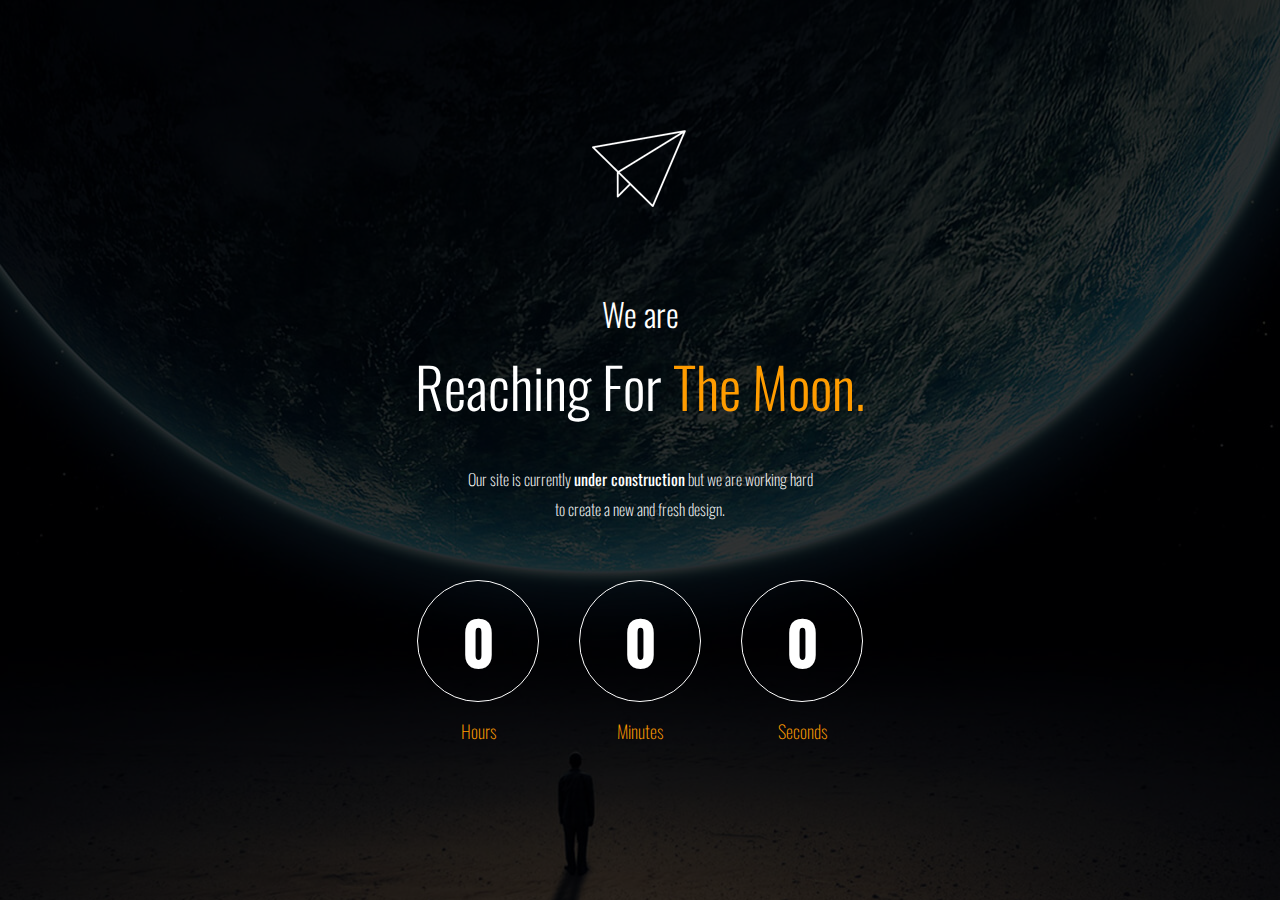
<file: public_html/under_construction/index.html>
﻿<!DOCTYPE html>
<html>
<head>
<meta http-equiv="Content-Type" content="text/html;charset=utf-8">
<title>Aptorum Group Limited / Coming Soon Page</title>

<!--CSS-->
<link rel="stylesheet" href="css/style.css">
<link rel="stylesheet" href="css/bootstrap-light.css">
<link href='http://fonts.googleapis.com/css?family=Oswald:400,300,700' rel='stylesheet' type='text/css'>
<!--/CSS-->

<!--JS-->
<script src="http://ajax.googleapis.com/ajax/libs/jquery/1.11.0/jquery.min.js"></script>
<script src="js/jquery.plugin.js"></script>
<script src="js/jquery.countdown.js"></script>
<link rel="shortcut icon" href="icon.ico">

<script>
$(function () {
	$('#defaultCountdown').countdown({until: new Date(2017, 10, 25)}); 
	//Replace above date with your own, to find out more visit http://keith-wood.name/countdown.html
});
</script>
<!--/JS-->

</head>

<body>

<!--DARK OVERLAY-->
<div class="overlay"></div>
<!--/DARK OVERLAY-->

<!--WRAP-->
<div id="wrap">
	<!--CONTAINER-->
	<div class="container">
		<img src="images/paperplane.png" alt="Paper Plane" class="image-align" />
		<h1>
			<span>We are</span><br/>
			Reaching For <span class="yellow">The Moon.</span>
		</h1>
		<p>Our site is currently <strong>under construction</strong> but we are working hard<br/> to create a new and fresh design.</p>
		<div id="defaultCountdown"></div>
		<!--<form action="#">
			<input type="text" name="email" id="email" value="Subscribe to fond out when we are done">
			<input type="submit" value="GO!">
		</form>
		<p class="copyright">Produly designed by <a href="https://herowp.com" target="_blank">HeroWP.com</a></p>-->
	</div>
	<!--/CONTAINER-->
</div>
<!--/WRAP-->

</body>
</html>
</file>
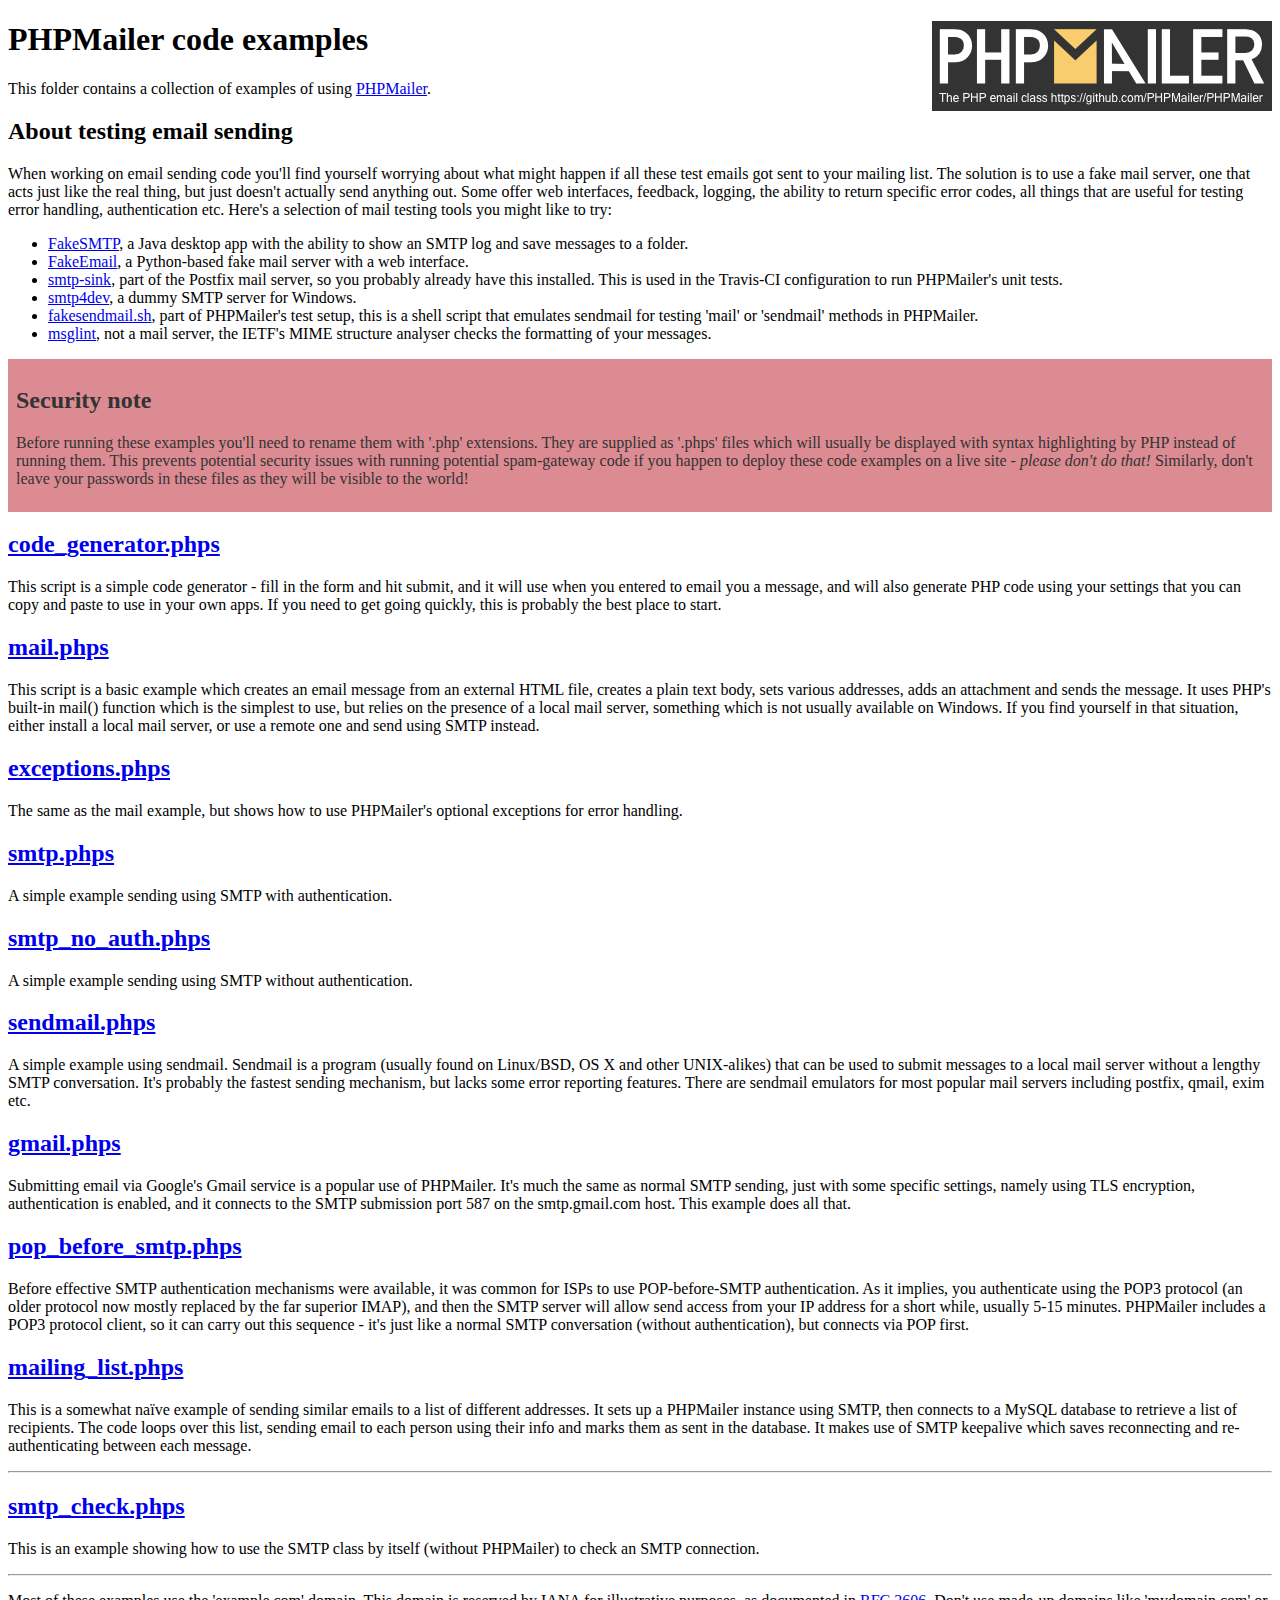
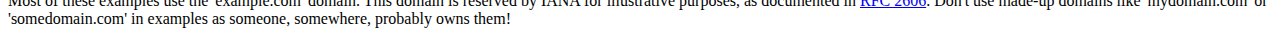
<file: public_html/php/PHPMailer/examples/index.html>
<!DOCTYPE html>
<html>
<head>
	<meta charset="UTF-8">
	<title>PHPMailer Examples</title>
</head>
<body>
<h1>PHPMailer code examples<a href="https://github.com/PHPMailer/PHPMailer"><img src="images/phpmailer.png" style="float:right; border:0;" alt="PHPMailer logo"></a></h1>
<p>This folder contains a collection of examples of using <a href="https://github.com/PHPMailer/PHPMailer">PHPMailer</a>.</p>
<h2>About testing email sending</h2>
<p>When working on email sending code you'll find yourself worrying about what might happen if all these test emails got sent to your mailing list. The solution is to use a fake mail server, one that acts just like the real thing, but just doesn't actually send anything out. Some offer web interfaces, feedback, logging, the ability to return specific error codes, all things that are useful for testing error handling, authentication etc. Here's a selection of mail testing tools you might like to try:</p>
<ul>
  <li><a href="https://github.com/Nilhcem/FakeSMTP">FakeSMTP</a>, a Java desktop app with the ability to show an SMTP log and save messages to a folder. </li>
  <li><a href="https://github.com/isotoma/FakeEmail">FakeEmail</a>, a Python-based fake mail server with a web interface.</li>
  <li><a href="http://www.postfix.org/smtp-sink.1.html">smtp-sink</a>, part of the Postfix mail server, so you probably already have this installed. This is used in the Travis-CI configuration to run PHPMailer's unit tests.</li>
  <li><a href="http://smtp4dev.codeplex.com">smtp4dev</a>, a dummy SMTP server for Windows.</li>
  <li><a href="https://github.com/PHPMailer/PHPMailer/blob/master/test/fakesendmail.sh">fakesendmail.sh</a>, part of PHPMailer's test setup, this is a shell script that emulates sendmail for testing 'mail' or 'sendmail' methods in PHPMailer.</li>
  <li><a href="http://tools.ietf.org/tools/msglint/">msglint</a>, not a mail server, the IETF's MIME structure analyser checks the formatting of your messages.</li>
</ul>
<div style="padding: 8px; color: #333333; background-color: #dc8b92">
<h2>Security note</h2>
<p>Before running these examples you'll need to rename them with '.php' extensions. They are supplied as '.phps' files which will usually be displayed with syntax highlighting by PHP instead of running them. This prevents potential security issues with running potential spam-gateway code if you happen to deploy these code examples on a live site - <em>please don't do that!</em> Similarly, don't leave your passwords in these files as they will be visible to the world!</p>
</div>
<h2><a href="code_generator.phps">code_generator.phps</a></h2>
<p>This script is a simple code generator - fill in the form and hit submit, and it will use when you entered to email you a message, and will also generate PHP code using your settings that you can copy and paste to use in your own apps. If you need to get going quickly, this is probably the best place to start.</p>
<h2><a href="mail.phps">mail.phps</a></h2>
<p>This script is a basic example which creates an email message from an external HTML file, creates a plain text body, sets various addresses, adds an attachment and sends the message. It uses PHP's built-in mail() function which is the simplest to use, but relies on the presence of a local mail server, something which is not usually available on Windows. If you find yourself in that situation, either install a local mail server, or use a remote one and send using SMTP instead.</p>
<h2><a href="exceptions.phps">exceptions.phps</a></h2>
<p>The same as the mail example, but shows how to use PHPMailer's optional exceptions for error handling.</p>
<h2><a href="smtp.phps">smtp.phps</a></h2>
<p>A simple example sending using SMTP with authentication.</p>
<h2><a href="smtp_no_auth.phps">smtp_no_auth.phps</a></h2>
<p>A simple example sending using SMTP without authentication.</p>
<h2><a href="sendmail.phps">sendmail.phps</a></h2>
<p>A simple example using sendmail. Sendmail is a program (usually found on Linux/BSD, OS X and other UNIX-alikes) that can be used to submit messages to a local mail server without a lengthy SMTP conversation. It's probably the fastest sending mechanism, but lacks some error reporting features. There are sendmail emulators for most popular mail servers including postfix, qmail, exim etc.</p>
<h2><a href="gmail.phps">gmail.phps</a></h2>
<p>Submitting email via Google's Gmail service is a popular use of PHPMailer. It's much the same as normal SMTP sending, just with some specific settings, namely using TLS encryption, authentication is enabled, and it connects to the SMTP submission port 587 on the smtp.gmail.com host. This example does all that.</p>
<h2><a href="pop_before_smtp.phps">pop_before_smtp.phps</a></h2>
<p>Before effective SMTP authentication mechanisms were available, it was common for ISPs to use POP-before-SMTP authentication. As it implies, you authenticate using the POP3 protocol (an older protocol now mostly replaced by the far superior IMAP), and then the SMTP server will allow send access from your IP address for a short while, usually 5-15 minutes. PHPMailer includes a POP3 protocol client, so it can carry out this sequence - it's just like a normal SMTP conversation (without authentication), but connects via POP first.</p>
<h2><a href="mailing_list.phps">mailing_list.phps</a></h2>
<p>This is a somewhat naïve example of sending similar emails to a list of different addresses. It sets up a PHPMailer instance using SMTP, then connects to a MySQL database to retrieve a list of recipients. The code loops over this list, sending email to each person using their info and marks them as sent in the database. It makes use of SMTP keepalive which saves reconnecting and re-authenticating between each message.</p>
<hr>
<h2><a href="smtp_check.phps">smtp_check.phps</a></h2>
<p>This is an example showing how to use the SMTP class by itself (without PHPMailer) to check an SMTP connection.</p>
<hr>
<p>Most of these examples use the 'example.com' domain. This domain is reserved by IANA for illustrative purposes, as documented in <a href="http://tools.ietf.org/html/rfc2606">RFC 2606</a>. Don't use made-up domains like 'mydomain.com' or 'somedomain.com' in examples as someone, somewhere, probably owns them!</p>
</body>
</html>
</file>
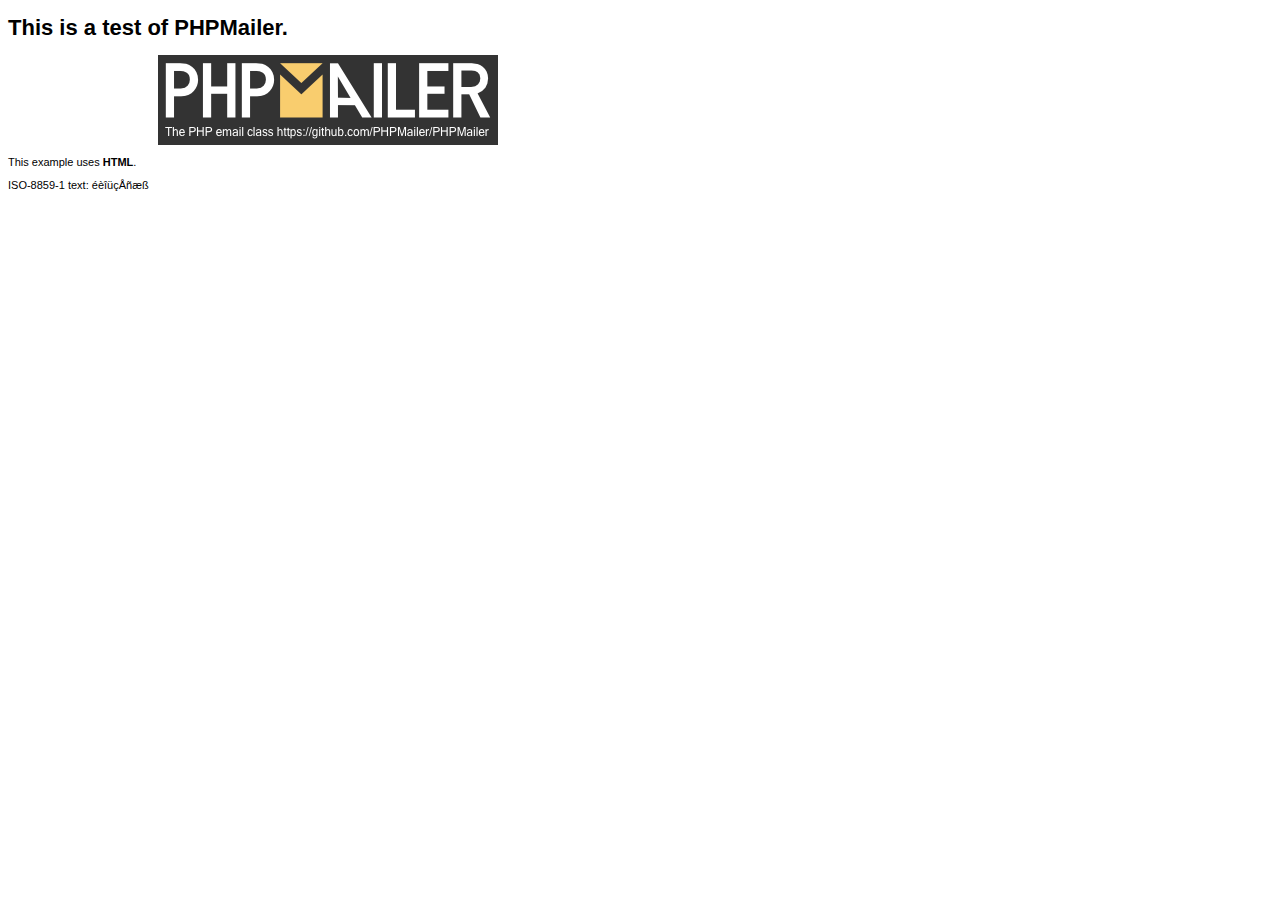
<file: public_html/php/PHPMailer/examples/contents.html>
<!DOCTYPE HTML PUBLIC "-//W3C//DTD HTML 4.01 Transitional//EN" "http://www.w3.org/TR/html4/loose.dtd">
<html>
<head>
  <meta http-equiv="Content-Type" content="text/html; charset=iso-8859-1">
  <title>PHPMailer Test</title>
</head>
<body>
<div style="width: 640px; font-family: Arial, Helvetica, sans-serif; font-size: 11px;">
  <h1>This is a test of PHPMailer.</h1>
  <div align="center">
    <a href="https://github.com/PHPMailer/PHPMailer/"><img src="images/phpmailer.png" height="90" width="340" alt="PHPMailer rocks"></a>
  </div>
  <p>This example uses <strong>HTML</strong>.</p>
  <p>ISO-8859-1 text: ���������</p>
</div>
</body>
</html>
</file>
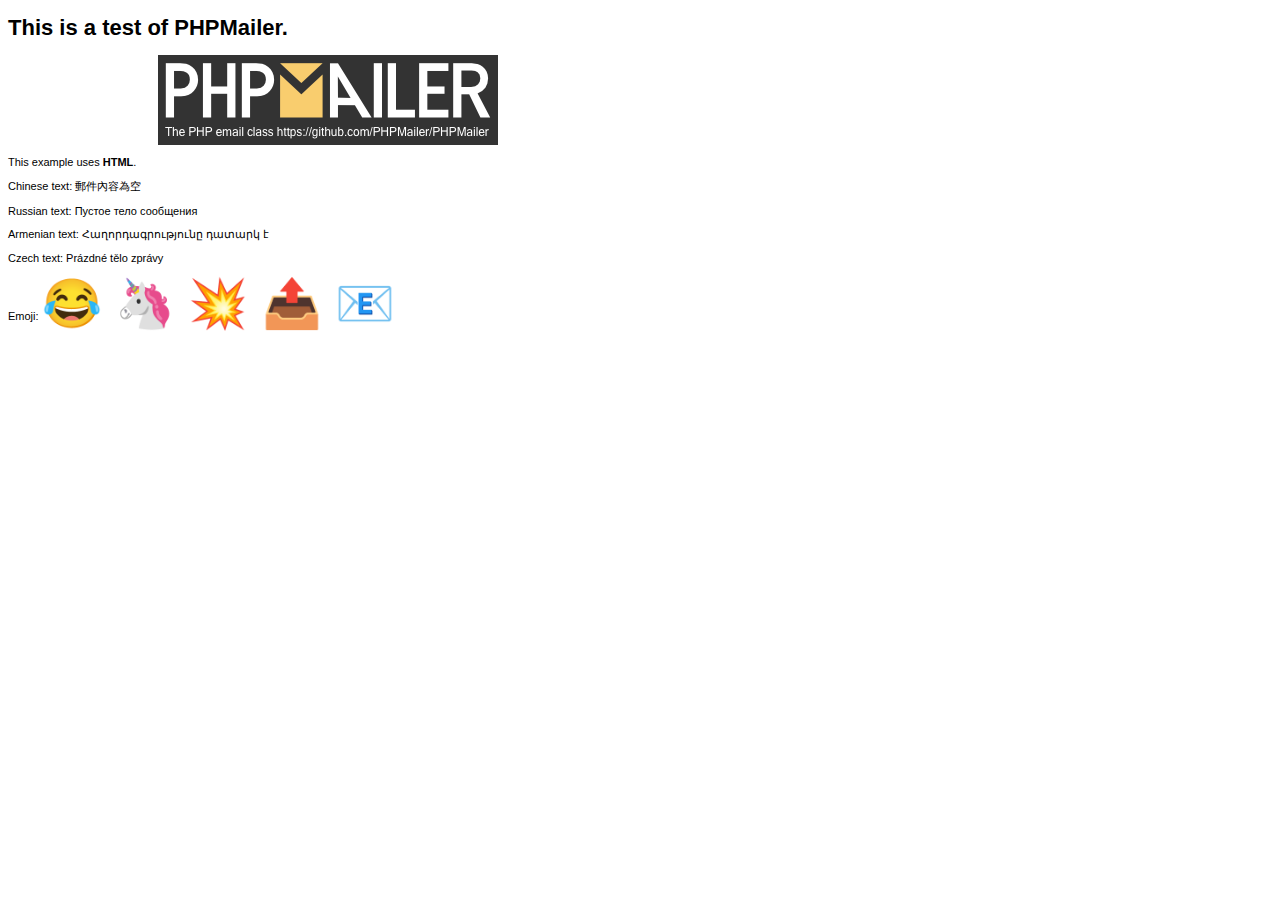
<file: public_html/php/PHPMailer/examples/contentsutf8.html>
<!DOCTYPE HTML PUBLIC "-//W3C//DTD HTML 4.01 Transitional//EN" "http://www.w3.org/TR/html4/loose.dtd">
<html>
<head>
  <meta http-equiv="Content-Type" content="text/html; charset=utf-8">
  <title>PHPMailer Test</title>
</head>
<body>
<div style="width: 640px; font-family: Arial, Helvetica, sans-serif; font-size: 11px;">
  <h1>This is a test of PHPMailer.</h1>
  <div align="center">
    <a href="https://github.com/PHPMailer/PHPMailer/"><img src="images/phpmailer.png" height="90" width="340" alt="PHPMailer rocks"></a>
  </div>
  <p>This example uses <strong>HTML</strong>.</p>
  <p>Chinese text: 郵件內容為空</p>
  <p>Russian text: Пустое тело сообщения</p>
  <p>Armenian text: Հաղորդագրությունը դատարկ է</p>
  <p>Czech text: Prázdné tělo zprávy</p>
  <p>Emoji: <span style="font-size: 48px">😂 🦄 💥 📤 📧</span></p>
</div>
</body>
</html>
</file>
<file: public_html/under_construction/css/style.css>
/*------------------------------------------------*/
/* Basic styles */ 
/* Designed and coded by HeroWP.com*/
/* Don't forget to visit us daily for tons of freebies:
	-PSD Templates
	-Wordpress Plugins
	-Wordpess Themes
	-HTML Designs
	-& many more!
*/
/*------------------------------------------------*/

body{
	font-family:'Oswald', Arial;
	color:#fff;
	background:url(../images/bg.jpg) top center no-repeat #000;
}

.overlay{
	background:rgba(0,0,0,.8);
	position:absolute;
	left:0;
	top:0;
	bottom:0;
	right:0;
	width:100%;
	height:100%;
	z-index:1;
	overflow:hidden;
}

@media (min-width: 1200px){
	.container {
		width:1170px;
	}
}

#wrap{
	width:100%;
	height:100%;
	display:table;
	position:relative;
	z-index:10000;
}

#defaultCountdown{
	z-index:2;
	margin:0 auto;
	display:table;
	position:relative;
}

.countdown-row {
	margin:0 auto;
	width:100%;
	display:table;
	text-align:center;
}

.countdown-section {
	display: block;
	float: left;
	text-align: center;
	width:120px;
	height:120px;
	border-radius:50%;
	-webkit-border-radius:50%;
	-moz-border-radius:50%;
	border:solid 1px #fff;
	text-align:center;
	margin:40px 20px;
}

.countdown-amount {
    font-size: 60px;
	font-weight:700;
	line-height:120px;
}
.countdown-period {
    display: block;
	line-height:60px;
	color:#ff9c00;
	font-size:18px;
	font-weight:100;
}

.image-align{
	margin:0 auto;
	text-align:center;
	display:block;
	padding-top: 100px;
}

h1{
	font-size:56px;
	font-weight:300;
	text-align:center;
}

h1 span{
	font-size:32px;
}

.yellow{
	color:#ff9c00;
	font-size:56px;
}

p{
	font-size:16px;
	line-height:30px;
	text-align:center;
	font-weight:100;
}

form{
	margin:0 auto;
	display:table;
	margin-top:50px;
}

input[type="text"]{
	border-radius:5px;
	-webkit-border-radius:5px;
	-moz-border-radius:5px;
	background:rgba(255,255,255,.1);
	-webkit-background-clip: padding-box !important;
	background-clip: padding-box !important;
	border:none;
	border: 1px solid rgba(255, 255, 255, 0.2);
	height:53px;
	color:#fff;
	font-family:'Oswald', Arial;
	font-size:16px;
	padding-left:20px;
	width:265px;
}

input[type="submit"]{
	border-radius: 5px;
	-webkit-border-radius: 5px;
	-moz-border-radius: 5px;
	font-family: 'Oswald', Arial;
	background: #ff9c00;
	color: #000;
	border: none;
	font-size: 24px;
	font-weight: 500;
	padding: 12px 30px;
	position: relative;
	top: 3px;
	left: -10px;
	-webkit-transition: all .3s ease;
	-moz-transition: 	all .3s ease;
	-ms-transition: 	all .3s ease;
	-o-transition: 		all .3s ease;
	transition: 		all .3s ease;
}

input[type="submit"]:hover{
	color: #FFF;
}

a{
color:#fff;
text-decoration:underline;
}

p.copyright{
font-size:13px;
margin-top:30px;
}


/*------------------------------------------------*/
/* Responsive styles */
/*------------------------------------------------*/

@media (min-width: 561px) and (max-width: 720px) {
	
	.countdown-section {
		margin:5px;
	}

}

@media (max-width: 600px){
	
	.countdown-section {
		display: block;
		float: left;
		text-align: center;
		width:75px;
		height:75px;
		margin:6px;
	}
	
	.countdown-amount {
		font-size: 32px;
		font-weight:700;
		line-height:74px;
	}
	
}

@media (max-width: 420px){
	
	.countdown-section {
		display: block;
		float: left;
		text-align: center;
		width:56px;
		height:56px;
		margin:2px;
	}
	
	.countdown-amount {
		font-size: 24px;
		font-weight:700;
		line-height:58px;
	}
	
	.image-align{
		padding-top: 20px;
		width:30%;
	}
	
	h1,.yellow{
		font-size:32px;
	}	
	
	h1 span{
	font-size:18px;
	}
	
	input[type="text"]{
		width:150px;
		font-size:14px;
		padding-left:5px;
	}	
	
	input[type="submit"]{
		left:-3px;
		top:5px;
	}
	
}
</file>
